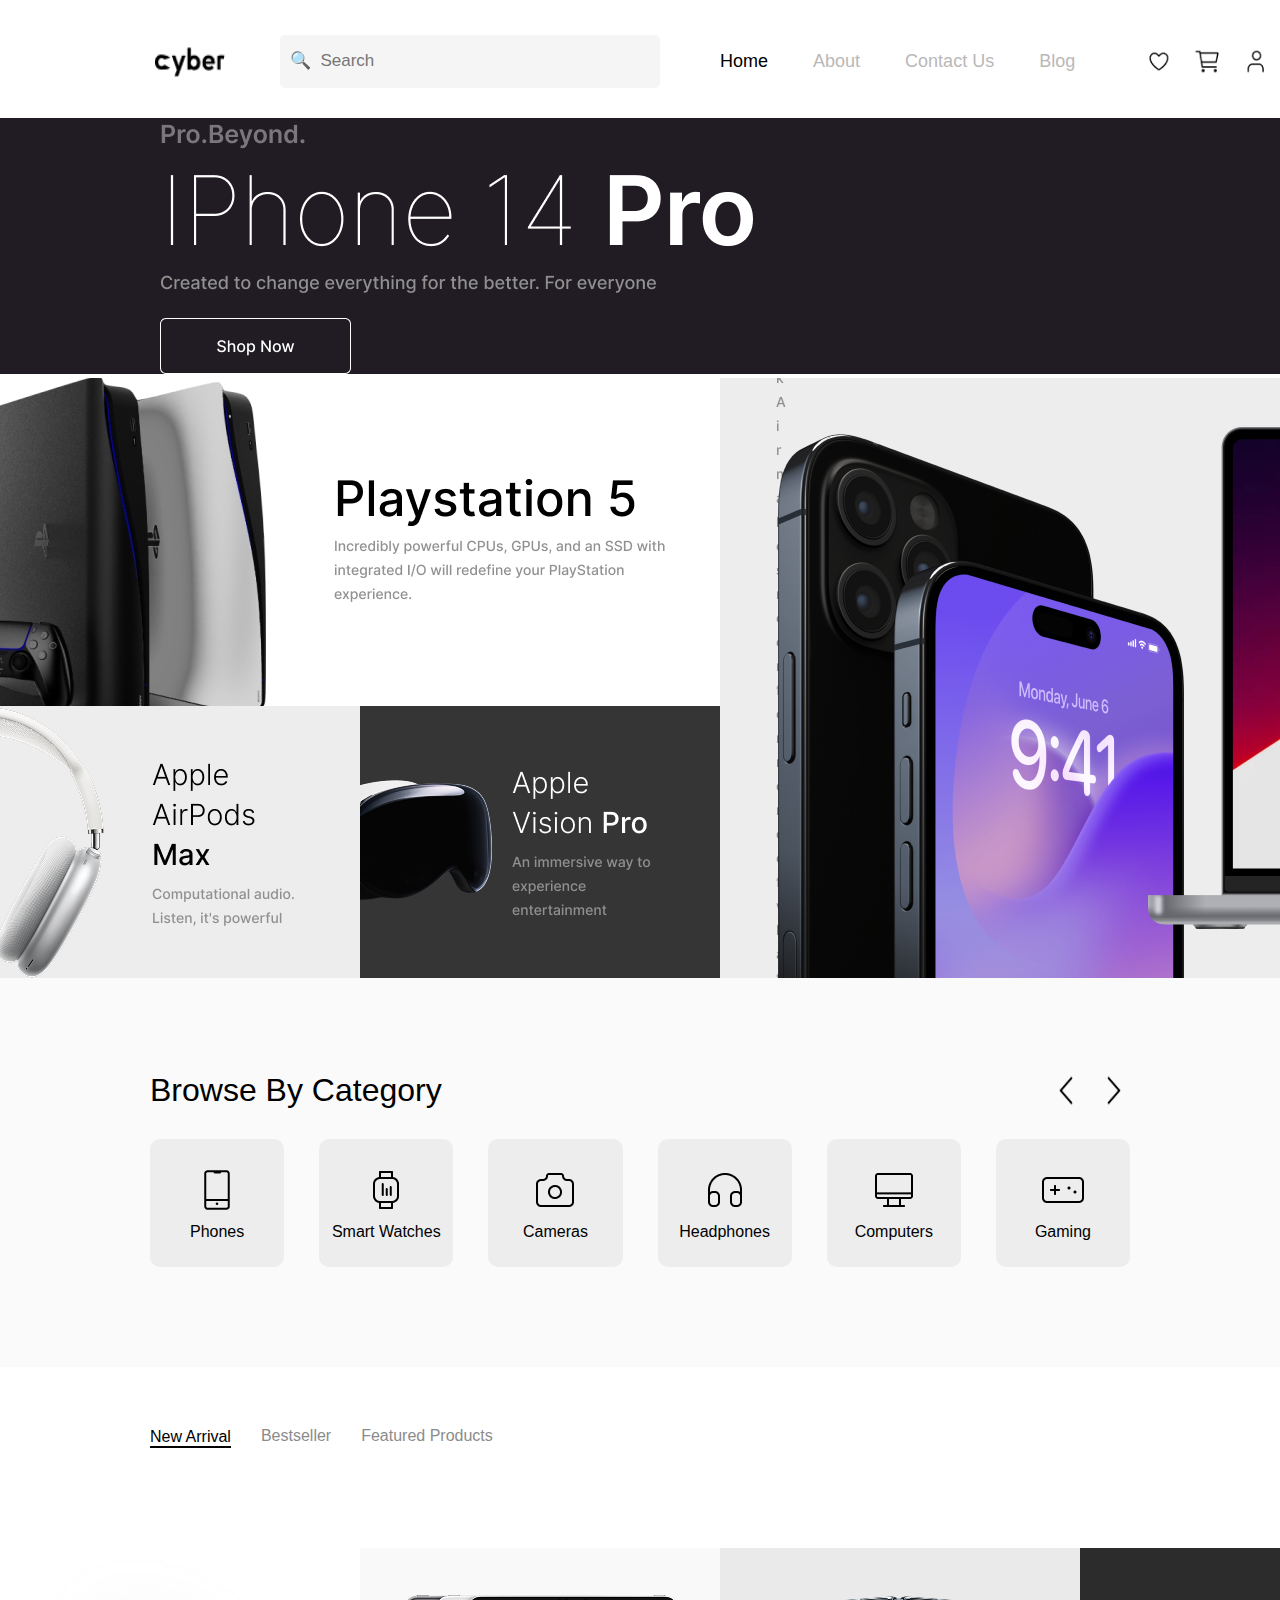
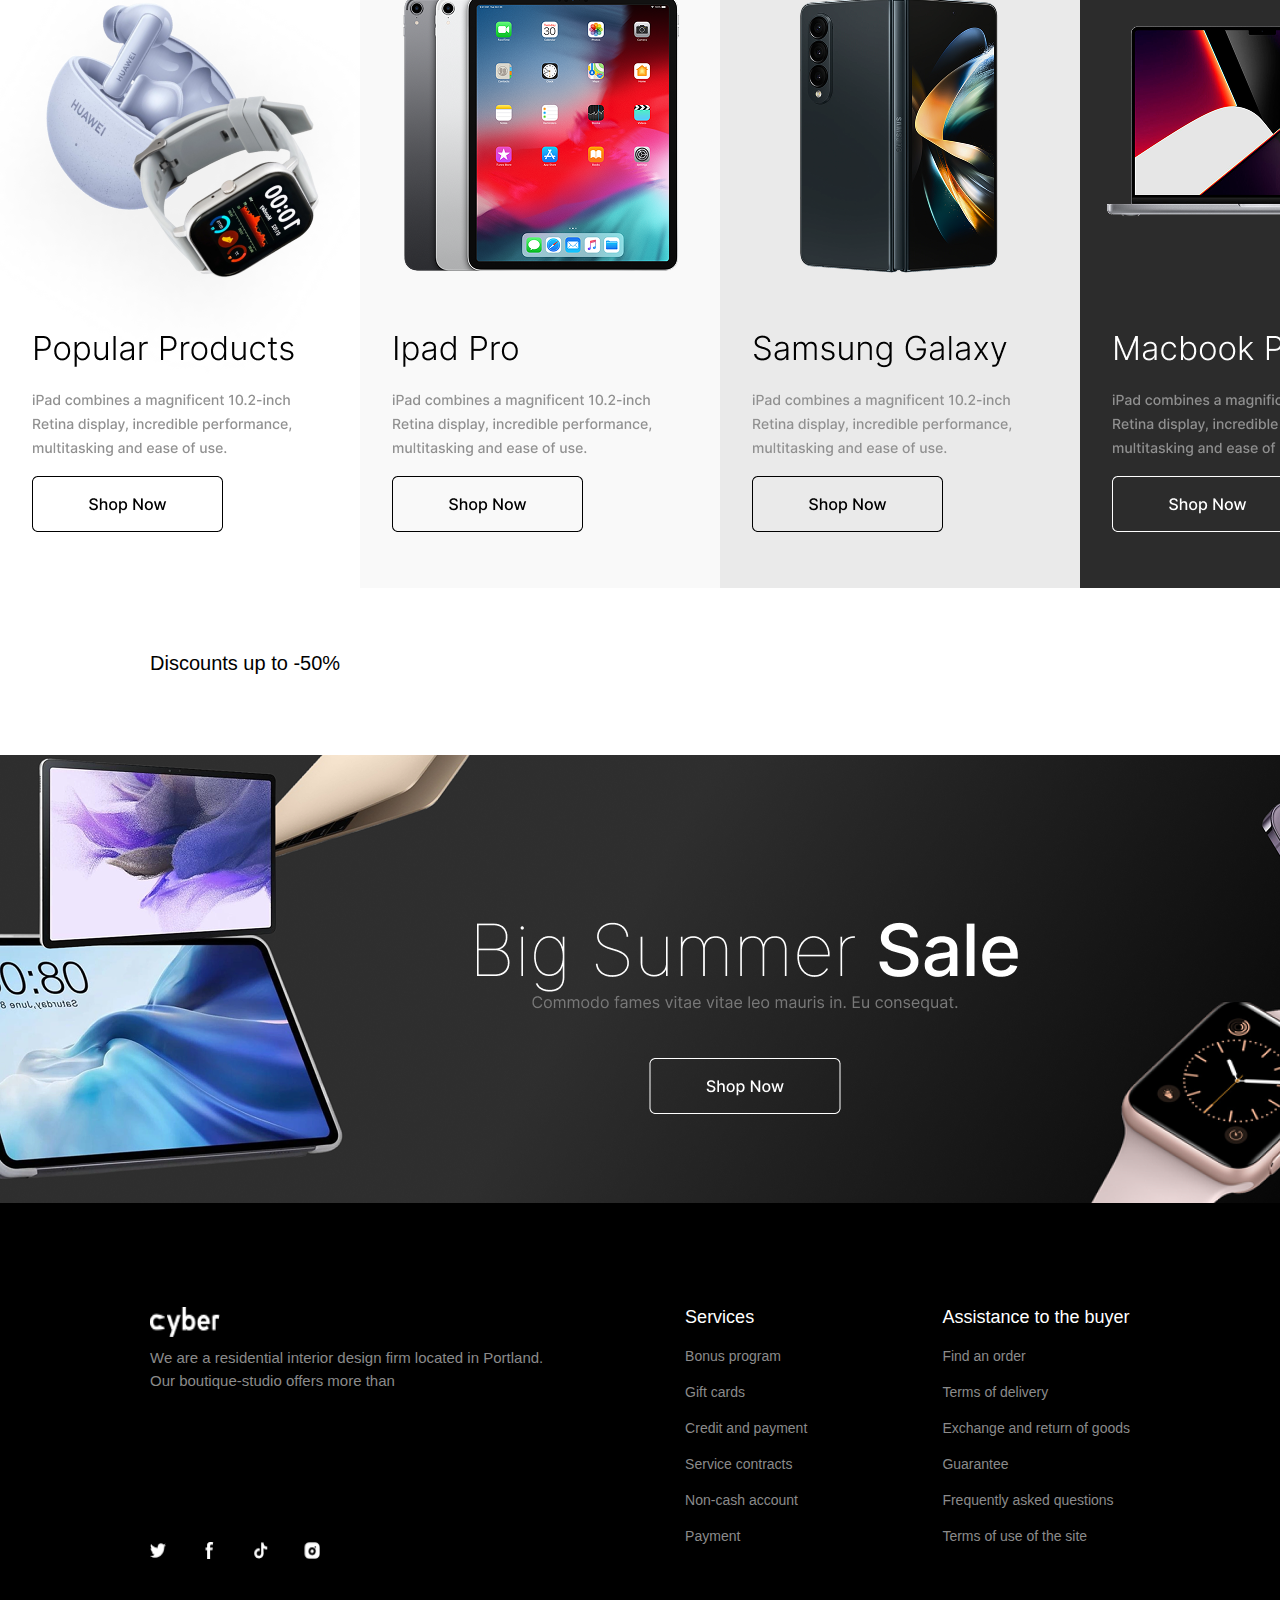
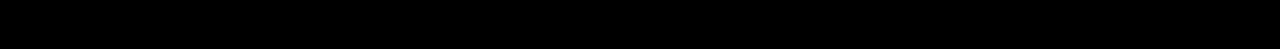
<file: index.html>
<!DOCTYPE html>
<html lang="en">
<head>
    <meta charset="UTF-8">
    <meta name="viewport" content="width=device-width, initial-scale=1.0">
    <title>Adelya</title>
    <link rel="stylesheet" href="style.css">
</head>
<body>
    <header>
        <img class="logo" src="image/Logo.png" alt="logo" width="70px" height="30px">
        <input type="text" placeholder="🔍  Search">
        <ul>
            <li><a href="#">Home</a></li>
            <li><a href="page.html" style="color: #b9b8b8;">About</a></li>
            <li><a href="#" style="color: #b9b8b8;">Contact Us</a></li>
            <li><a href="#" style="color: #b9b8b8;">Blog</a></li>
        </ul>
        <img src="image/Icons.png" alt="icons" width="125px" height="29px" style="margin-left: 50px;">
        <img src="image/Burger.png" alt="burger">
    </header>
    <section class="sect2">
        <!-- <h3>Pro.Beyond.</h3>
        <h1>IPhone 14 <span>Pro</span></h1>
        <p>Created to change everything for the better.For everyone</p>
        <button>Shop Now</button> -->
        <img src="image/Banner.png" alt="ban">
        <img src="image/Smaller Banners.png" alt="sm-ban">
        <img src="Banner.png" alt="">
        <img src="Banners.png" alt="">
    </section>
    <section class="sect3">
        <div class="cont">
            <div class="row">
                <h1 style="font-weight: 500;">Browse By Category</h1>
                <img src="image/Arrow`s.png" alt="">
            </div>
            <div class="row2">
                <div class="mini">
                    <img src="image/Phones.png" alt="">
                    <span>Phones</span>
                </div>
                <div class="mini">
                    <img src="image/Smart Watches.png" alt="">
                    <span>Smart Watches</span>
                </div>
                <div class="mini">
                    <img src="image/Cameras.png" alt="">
                    <span>Cameras</span>
                </div>
                <div class="mini">
                    <img src="image/Headphones.png" alt="">
                    <span>Headphones</span>
                </div>
                <div class="mini">
                    <img src="image/Computers.png" alt="">
                    <span>Computers</span>
                </div>
                <div class="mini">
                    <img src="image/Gaming.png" alt="">
                    <span>Gaming</span>
                </div>
            </div>
        </div>
    </section>
    <section class="sect4">
        <div class="new">
            <p style="color: black; border-bottom: 2px solid black; line-height: 1.2;">New Arrival</p>
            <p>Bestseller</p>
            <p>Featured Products</p>
        </div>
        <div class="card">
        </div>
    </section>
    <section class="sect5">
        <img src="Banners2.png" alt="">
        <img src="Big Banner.png" alt="">
    </section>
    <section class="sect6">
        <p style="font-size: 20px;">Discounts up to -50%</p>
        <div class="dis">

        </div>
    </section>
    <section class="sect7">
        <img src="Banner 2.png" alt="">
        <img src="Banner 2-2.png" alt="">
    </section>
    <section class="sect8" style="background-color: black; color: white;">
        <div class="column" style="display: flex; flex-direction: column; gap:10px">
            <img style="margin-top: 20px;" src="image/Logo-2.png" alt="" width="70px" height="30px">
            <p style="line-height: 1.5; color: #8B8B8B;" class="we">We are a residential interior design firm located in Portland. Our boutique-studio offers more than</p>
            <img style="margin-top:140px" src="image/Social Icons.png" alt="" width="170px" height="17px">
        </div>
        <div class="serv" style="display: flex; flex-direction: column; gap:20px">
            <p style="color: white; font-size: 18px; margin-top: 20px;">Services</p>
            <p>Bonus program</p>
            <p>Gift cards</p>
            <p>Credit and payment</p>
            <p>Service contracts</p>
            <p>Non-cash account</p>
            <p>Payment</p>
        </div>
        <div class="serv" style="display: flex; flex-direction: column; gap:20px">
            <p style="color: white; font-size: 18px; margin-top: 20px;">Assistance to the buyer</p>
            <p>Find an order</p>
            <p>Terms of delivery</p>
            <p>Exchange and return of goods</p>
            <p>Guarantee</p>
            <p>Frequently asked questions</p>
            <p>Terms of use of the site</p>
        </div>
    </section>
    <script src="script.js"></script>
</body>
</html>
</file>
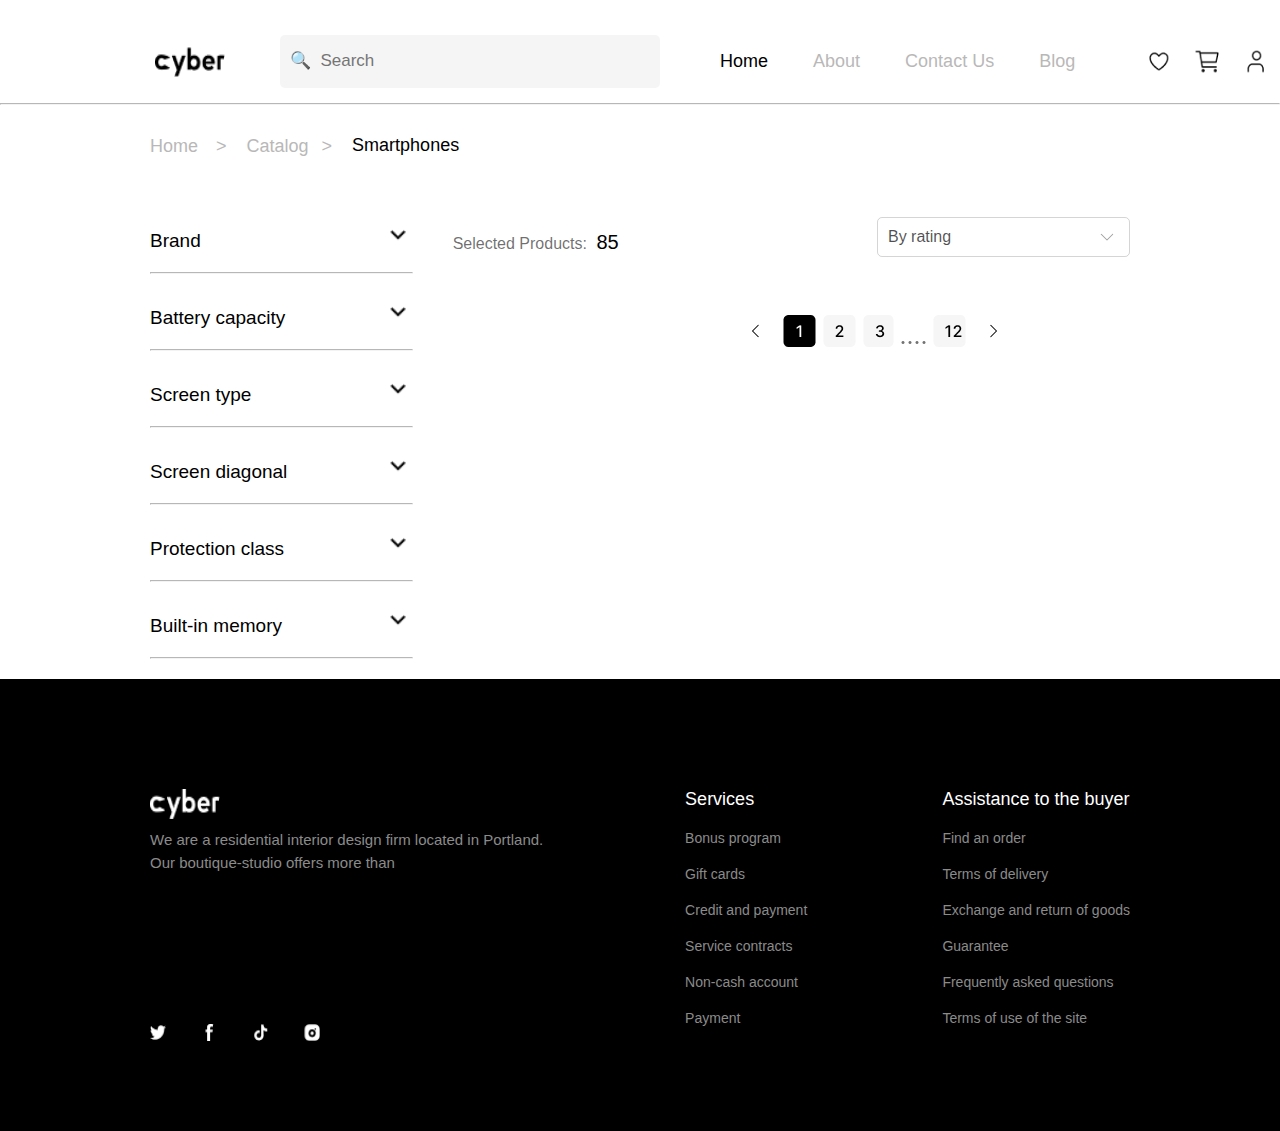
<file: page.html>
<!DOCTYPE html>
<html lang="en">
<head>
    <meta charset="UTF-8">
    <meta name="viewport" content="width=device-width, initial-scale=1.0">
    <title>Adelya</title>
    <link rel="stylesheet" href="page.css">
</head>
<body>
    <header>
        <img class="logo" src="image/Logo.png" alt="logo" width="70px" height="30px">
        <input class="in" type="text" placeholder="🔍  Search">
        <ul>
            <li><a href="index.html">Home</a></li>
            <li><a href="#" style="color: #b9b8b8;">About</a></li>
            <li><a href="#" style="color: #b9b8b8;">Contact Us</a></li>
            <li><a href="#" style="color: #b9b8b8;">Blog</a></li>
        </ul>
        <img src="image/Icons.png" alt="icons" width="125px" height="29px" style="margin-left: 50px;">
        <img src="image/Burger.png" alt="burger">
    </header>
    <hr style="margin-top:15px">
    <section class="sect2">
        <div class="row" style="display: flex; gap: 20px; color: #b9b8b8; font-size: 18px;">
            <p>Home ⠀></p>
            <p>Catalog⠀></p>
            <p style="color: black;">Smartphones</p>
        </div>
    </section>
    <section class="sect3">
        <div class="left" style="width: 380px; font-size: 19px; ">
            <div class="brands">
                <p>Brand</p>
                <img id="btn" src="image/expand_more.png" alt="">
            </div>
            <div class="colus">
                <input class="sr" type="text" placeholder="🔍 Search">
                <div class="ish" style="color: black;margin-top: 10px;">
                    <input type="checkbox">
                    <p style="font-size: 18px; margin-left: 10px;margin-bottom: 14px;">Apple</p>
                    <p style="color:#8B8B8B;font-size: 16px;margin-bottom: 10px;margin-left: 10px;">110</p>
                </div>
                <div class="ish" style="color: black;">
                    <input type="checkbox">
                    <p style="font-size: 18px; margin-left: 10px;margin-bottom: 14px;">Samsung</p>
                    <p style="color:#8B8B8B;font-size: 16px;margin-bottom: 10px;margin-left: 10px;">125</p>
                </div>
                <div class="ish" style="color: black;">
                    <input type="checkbox">
                    <p style="font-size: 18px; margin-left: 10px;margin-bottom: 14px;">Xiaomi</p>
                    <p style="color:#8B8B8B;font-size: 16px;margin-bottom: 10px;margin-left: 10px;">68</p>
                </div>
                <div class="ish" style="color: black;">
                    <input type="checkbox">
                    <p style="font-size: 18px; margin-left: 10px;margin-bottom: 14px;">Poco</p>
                    <p style="color:#8B8B8B;font-size: 16px;margin-bottom: 10px;margin-left: 10px;">44</p>
                </div>
                <div class="ish" style="color: black;">
                    <input type="checkbox">
                    <p style="font-size: 18px; margin-left: 10px;margin-bottom: 14px;">OPPO</p>
                    <p style="color:#8B8B8B;font-size: 16px;margin-bottom: 10px;margin-left: 10px;">36</p>
                </div>
                <div class="ish" style="color: black;">
                    <input type="checkbox">
                    <p style="font-size: 18px; margin-left: 10px;margin-bottom: 14px;">Honor</p>
                    <p style="color:#8B8B8B;font-size: 16px;margin-bottom: 10px;margin-left: 10px;">10</p>
                </div>
                <div class="ish" style="color: black;">
                    <input type="checkbox">
                    <p style="font-size: 18px; margin-left: 10px;margin-bottom: 14px;">Motorola</p>
                    <p style="color:#8B8B8B;font-size: 16px;margin-bottom: 10px;margin-left: 10px;">34</p>
                </div>
                <div class="ish" style="color: black;">
                    <input type="checkbox">
                    <p style="font-size: 18px; margin-left: 10px;margin-bottom: 14px;">Nokia</p>
                    <p style="color:#8B8B8B;font-size: 16px;margin-bottom: 10px;margin-left: 10px;">22</p>
                </div>
                <div class="ish" style="color: black;">
                    <input type="checkbox">
                    <p style="font-size: 18px; margin-left: 10px;margin-bottom: 14px;">Realme</p>
                    <p style="color:#8B8B8B;font-size: 16px;margin-bottom: 10px;margin-left: 10px;">35</p>
                </div>
            </div>
            <hr>
            <div class="brands">
                <p>Battery capacity</p>
                <img src="image/expand_more.png" alt="">
            </div>
            <hr>
            <div class="brands">
                <p>Screen type</p>
                <img src="image/expand_more.png" alt="">
            </div>
            <hr>
            <div class="brands">
                <p>Screen diagonal</p>
                <img src="image/expand_more.png" alt="">
            </div>
            <hr>
            <div class="brands">
                <p>Protection class</p>
                <img src="image/expand_more.png" alt="">
            </div>
            <hr>
            <div class="brands">
                <p>Built-in memory</p>
                <img src="image/expand_more.png" alt="">
            </div>
            <hr>
        </div>
        <div class="righ" style="width: 100%;">
            <div class="row2" style="display: flex; justify-content: space-between; align-items: center;">
                <p class="ass" style="color: rgba(0, 0, 0, 0.578);">Selected Products: <span style="font-size: 20px; color: black; margin-left:5px;">85</span></p>
                <div class="rating">
                    <p style="color: rgba(0, 0, 0, 0.685);">By rating</p>
                    <img src="image/Chevron Down.png" alt="">
                </div>
            </div>
            <div class="container">
                <div class="card">
                </div>
            </div>
            <div class="pig">
                <img src="image/Pagination.png" alt="">
            </div>
        </div>
    </section>
    <section class="sect8" style="background-color: black; color: white;">
        <div class="column" style="display: flex; flex-direction: column; gap:10px">
            <img style="margin-top: 20px;" src="image/Logo-2.png" alt="" width="70px" height="30px">
            <p style="line-height: 1.5; color: #8B8B8B;" class="we">We are a residential interior design firm located in Portland. Our boutique-studio offers more than</p>
            <img style="margin-top:140px" src="image/Social Icons.png" alt="" width="170px" height="17px">
        </div>
        <div class="serv" style="display: flex; flex-direction: column; gap:20px">
            <p style="color: white; font-size: 18px; margin-top: 20px;">Services</p>
            <p>Bonus program</p>
            <p>Gift cards</p>
            <p>Credit and payment</p>
            <p>Service contracts</p>
            <p>Non-cash account</p>
            <p>Payment</p>
        </div>
        <div class="serv" style="display: flex; flex-direction: column; gap:20px">
            <p style="color: white; font-size: 18px; margin-top: 20px;">Assistance to the buyer</p>
            <p>Find an order</p>
            <p>Terms of delivery</p>
            <p>Exchange and return of goods</p>
            <p>Guarantee</p>
            <p>Frequently asked questions</p>
            <p>Terms of use of the site</p>
        </div>
    </section>
    <script src="page.js"></script>
</body>
</html>
</file>
<file: style.css>
*{
    margin: 0;
    padding: 0;
    box-sizing: border-box;
}
body{
    font-family: "popins",sans-serif;
}
header{
    text-align: center;
    display: flex;
    align-items: center;
    padding-top:35px;
}
.logo{
    margin-left:155px;
}
ul li{
   list-style: none;
   display: inline;
}
ul li a{
    text-decoration: none;
    color: black;
    padding: 20px;   
}
ul{
    margin-left: 40px;
    font-size: 18px;
}
input{
    width: 380px;
    height: 53px;
    border-radius: 5px;
    border: none;
    background-color: rgba(128, 128, 128, 0.078);
    margin-left: 55px;
}
::placeholder{
    padding: 10px;
    font-size: 17px;
}
.sect2{
  margin-top: 30px;
}
header img:nth-of-type(3){
    display: none;
}
.sect2 img:nth-of-type(3){
    display: none;
}
.sect2 img:nth-of-type(4){
    display: none;
}
.sect3{
    background-color:#FAFAFA;
    padding: 100px;
    padding-left: 150px;
    padding-right: 150px;
    margin-top: -10px;
    width: 100%;
}
.row{
    display: flex;
    justify-content: space-between;
    margin-bottom: 30px;
}
.mini{
    background-color:#EDEDED;
    width: 160px;
    height: 128px;
    border-radius: 10px;
    display: flex;
    flex-direction: column;
    justify-content: center;
    align-items: center;
    gap: 9px;
}
.row2{
    display: flex;
    gap:35px;
}
.sect4{
    padding: 60px;
    padding-left: 150px;
    padding-right: 150px;
}
.new{
    display: flex;
    gap: 30px;
    color:#8B8B8B;
}
.card1{
    background-color:#F6F6F6;
    border-radius: 10px;
    padding: 10px;
    padding-top: 30px;
    padding-bottom: 20px;
    display: flex;
    flex-direction: column;
    justify-content: center;
    align-items: center;
    gap: 8px;
    position: relative;
}
.card{
    margin-top:20px;
    display: grid;
    grid-template-columns: repeat(4,1fr);
    grid-template-rows:repeat(2,1fr);
    gap: 20px;
}
.card1 img:nth-of-type(1){
    position: absolute;
    top:10px;
    right: 10px;
}

.mikrodis{
    position: relative;
    background-color:#F6F6F6;
    border-radius: 10px;
    padding: 10px;
    padding-top: 30px;
    padding-bottom: 20px;
    display: flex;
    flex-direction: column;
    justify-content: center;
    align-items: center;
    gap: 8px;
}
.mikrodis img:nth-of-type(1){
    position: absolute;
    top:10px;
    right: 10px;
}
.sect6{
    display: flex;
    flex-direction: column;
    padding: 60px;
    padding-left: 150px;
    padding-right: 150px;
    gap:20px;
}
.serv{
    color:#8B8B8B;
    font-size: 14px;
}
.card1 button{
    width: 183px; 
    height: 48px;
}
.sect5 img:nth-of-type(2){
    display: none;
}
.dis{
    display:grid;
    grid-template-columns: repeat(4,1fr); 
    gap:15px;
}
.mikrodis button{
    width: 183px; 
    height: 48px;
}
.sect8{
    display: flex; 
    flex-direction: row; 
    gap:20px; padding: 90px; 
    padding-left: 150px; 
    padding-right: 150px; 
    margin-top: -10px; 
    justify-content: space-between;
}
.we{
    font-size:15px;
    width: 400px;
}
.sect7 img:nth-of-type(2){
    display: none;
}


@media screen and (max-width:1200px) {
    body{
        width: 1200px;
    }
    header{
        display: flex;
        justify-content: space-between;
        padding: 15px;
     }
     ul li{
        display: none;
     }
     header img:nth-of-type(2){
        display: none;
     }
     input{
        display: none;
     }
     header img:nth-of-type(3){
        display: block;
     }
     .sect3{
        width: 1200px;
        padding: 10px;
     }
     .mini{
        background-color:#EDEDED;
        width: 150px;
        height: 100px;
        border-radius: 10px;
        display: flex;
        flex-direction: column;
        justify-content: center;
        align-items: center;
        gap: 9px;
        font-size: 10px;
    }
    .row2{
        display: flex;
        gap:10px;
    }
    .card{
        display: grid;
        grid-template-columns: repeat(2,520px);
        grid-template-rows: repeat(2,1fr);
        gap:20px;
    }
    .sect4{
        padding: 10px;
    }
    .dis{
        display: grid;
        grid-template-columns: repeat(2,520px);
        grid-template-rows: repeat(2,1fr);
        gap:15px;
    }
    .sect6{
        padding: 10px;
    }
    .sect8{
        width: 1300px;
    }
}

@media screen and (max-width: 800px) {
    body{
        width: 800;
    }    
    header{
        display: flex;
        justify-content: space-between;
        padding: 15px;
     }
     ul li{
        display: none;
     }
     header img:nth-of-type(2){
        display: none;
     }
     input{
        display: none;
     }
     header img:nth-of-type(3){
        display: block;
     }
     .sect3{
        width: 1000px;
     }
     .mini{
        background-color:#EDEDED;
        width: 200px;
        height: 100px;
        border-radius: 10px;
        display: flex;
        flex-direction: column;
        justify-content: center;
        align-items: center;
        gap: 9px;
        font-size: 10px;
    }
    .row2{
        display: flex;
        gap:10px;
    }
    .card{
        display: grid;
        grid-template-columns: repeat(2,450px);
        grid-template-rows: repeat(2,1fr);
        gap:20px;
    }
    .sect4{
        padding: 10px;
    }
    .dis{
        display: grid;
        grid-template-columns: repeat(2,450px);
        grid-template-rows: repeat(2,1fr);
        gap:15px;
    }
    .sect6{
        padding: 10px;
    }
    .sect8{
        width: 1000px;
    }
}

@media screen and (max-width: 375px){
    body{
        max-width: 375px;
    }
    header{
       display: flex;
       justify-content: space-between;
       padding: 15px;
    }
    header img:nth-of-type(1){
        margin-left: 0;
    }
    ul li{
        display: none;
    }
    header img:nth-of-type(2){
        display: none;
    }
    input{
        display: none;
    }
    header img:nth-of-type(3){
        display: block;
    }
    .sect2 img:nth-of-type(3){
        display: block;
    }
    .sect2 img:nth-of-type(4){
        display: block;
    }
    .sect2 img:nth-of-type(1){
        display: none;
    }
    .sect2 img:nth-of-type(2){
        display: none;
    }
    .row{
        display: flex;
        justify-content: space-around;
    }
    .sect3{
        padding: 15px;
        padding-right: 20px;
    }
    .row2{
        display: grid;
        grid-template-columns: repeat(2,1fr);
        grid-template-rows: repeat(3,1fr);
        gap:10px;
    }
    .sect4{
        padding: 10px;
    }
    .card{
        display: grid;
        grid-template-columns: repeat(2,170px);
        grid-template-rows: repeat(2,300px);
        gap:15px;
    }
    .card img:nth-of-type(2){
        width: 100px;
    }
    .card1{
        display: flex;
        flex-direction: column;
        font-size: 12px;
    }
    .card1 button{
        width: 100px;
        height: 40px;
        padding: 10px;
    }
    .sect5 img:nth-of-type(2){
        display: block;
    }
    .sect5 img:nth-of-type(1){
        display: none;
    }
    .dis{
        display: grid;
        grid-template-columns: repeat(2,170px);
        grid-template-rows: repeat(2,300px);
        gap:15px;
    }
    .mikrodis{
        display: flex;
        flex-direction: column;
        font-size: 12px;
    }
    .mikrodis button{
        width: 100px;
        height: 35px;
        padding: 10px;
    }
    .dis img:nth-of-type(2){
        width: 100px;
    }
    .sect6{
        padding: 10px;
    }
    .sect7 img:nth-of-type(1){
        display: none;
    }
    .sect7 img:nth-of-type(2){
        display: block;
    }
    .sect8{
        display: flex;
        flex-direction: column;
        padding: 20px;
        justify-content: center;
        align-items: center;
        text-align: center;
    }
    .column{
        margin-left: 30px;
    }
    .we {
        font-size: 15px;
        width: 330px;
    }
    .column img:nth-of-type(1){
        margin-left: 130px;
    }
    .column img:nth-of-type(2){
        margin-left: 80px;
    }
}
</file>
<file: page.css>
*{
    margin: 0;
    padding: 0;
    box-sizing: border-box;
}
body{
    font-family: "popins",sans-serif;
}
header{
    text-align: center;
    display: flex;
    align-items: center;
    padding-top:35px;
}
.logo{
    margin-left:155px;
}
ul li{
   list-style: none;
   display: inline;
}
ul li a{
    text-decoration: none;
    color: black;
    padding: 20px;   
}
ul{
    margin-left: 40px;
    font-size: 18px;
}
.in{
    width: 380px;
    height: 53px;
    border-radius: 5px;
    border: none;
    background-color: rgba(128, 128, 128, 0.078);
    margin-left: 55px;
}
::placeholder{
    padding: 10px;
    font-size: 17px;
}
.sect2{
    padding: 30px;
    padding-left: 150px;
    padding-right: 150px;
}
.sect3{
    padding: 30px;
    padding-left: 150px;
    padding-right: 150px;
    display: flex;
    gap:40px;
}
.serv{
    color:#8B8B8B;
    font-size: 14px;
}
.card1{
    background-color:#F6F6F6;
    border-radius: 10px;
    padding: 10px;
    padding-top: 30px;
    padding-bottom: 20px;
    display: flex;
    flex-direction: column;
    justify-content: center;
    align-items: center;
    gap: 8px;
    position: relative;
}
.card1 img:nth-of-type(1){
    position: absolute;
    top:10px;
    right: 10px;
}
hr{
    color: #8b8b8b5d;
    opacity: 70%;
}
.left p{
    margin-top: 13px;
}
.brands{
    display: flex;
    justify-content: space-between;
    align-items: center;
}
.brands img{
    width: 30px;
}
.rating{
    display: flex;
    justify-content: space-between;
    align-items: center;
    width: 253px; 
    height: 40px; 
    border: 1.5px solid #8b8b8b5d; 
    border-radius: 5px;
    padding: 10px;
}
.row2{
    margin-bottom: 25px;
}
.sr{
    width: 275px;
    height: 53px;
    border-radius: 5px;
    border: none;
    background-color: rgba(128, 128, 128, 0.078);
}
.colus{
    display: flex;
    flex-direction: column;
    height: 500px;
    color: black;
}
.ish{
    display: flex;
    align-items: center;
}
.colus{
    display: none;
}
.colus.active{
    display: block;
}
.card{
    display: grid;
    grid-template-columns: repeat(3,1fr);
    gap: 15px; 
    row-gap: 19px;
}
.left{
    display: flex; 
    flex-direction: column; 
    gap:20px
}
.card button{
    width: 183px; 
    height: 48px;
}
.pig{
    margin-top: 30px; 
    margin-left: 290px; 
    margin-bottom: 20px;
}
.sect8{
    display: flex; 
    flex-direction: row; 
    gap:20px; padding: 90px; 
    padding-left: 150px; 
    padding-right: 150px; 
    margin-top: -10px; 
    justify-content: space-between;
}
.we{
    font-size:15px;
    width: 400px;
}
.ass{
    margin-top:10px;
}
header img:nth-of-type(3){
    display: none;
}

@media screen and (max-width: 375px){
    body{
        max-width: 375px;
    }
    header{
       display: flex;
       justify-content: space-between;
       padding: 20px;
    }
    header img:nth-of-type(1){
        margin-left: 0;
    }
    ul li{
        display: none;
    }
    header img:nth-of-type(2){
        display: none;
    }
    input{
        display: none;
    }
    header img:nth-of-type(3){
        display: block;
    }
    .card{
        display: grid;
        grid-template-columns: repeat(2,160px);
        gap:5px;
        margin-left: -50px;
        font-size: 13px;
    }
    .card img:nth-of-type(2){
        width: 100px;
    }
    .card button{
        width: 100px;
        height: 40px;
    }
    .sect3{
        padding: 10px;
    }
    .brands{
       display: none;
    }
    .sect2{
        display: none;
    }
    hr{
        display: none;
    }
    .pig{
        margin-left: 0px;
    }
    .sect8{
        display: flex;
        flex-direction: column;
        padding: 10px;
        justify-content: center;
        align-items: center;
        text-align: center;
    }
    .column{
        margin-left: 30px;
    }
    .we {
        font-size: 15px;
        width: 330px;
    }
    .column img:nth-of-type(1){
        margin-left: 130px;
    }
    .column img:nth-of-type(2){
        margin-left: 80px;
    }
    .rating{
        position: absolute;
        left:60px;
        top:50px;
        margin-top: 20px;
    }
    .ass{
        margin-top: 50px;
        margin-left:10px;
    }
}
</file>
